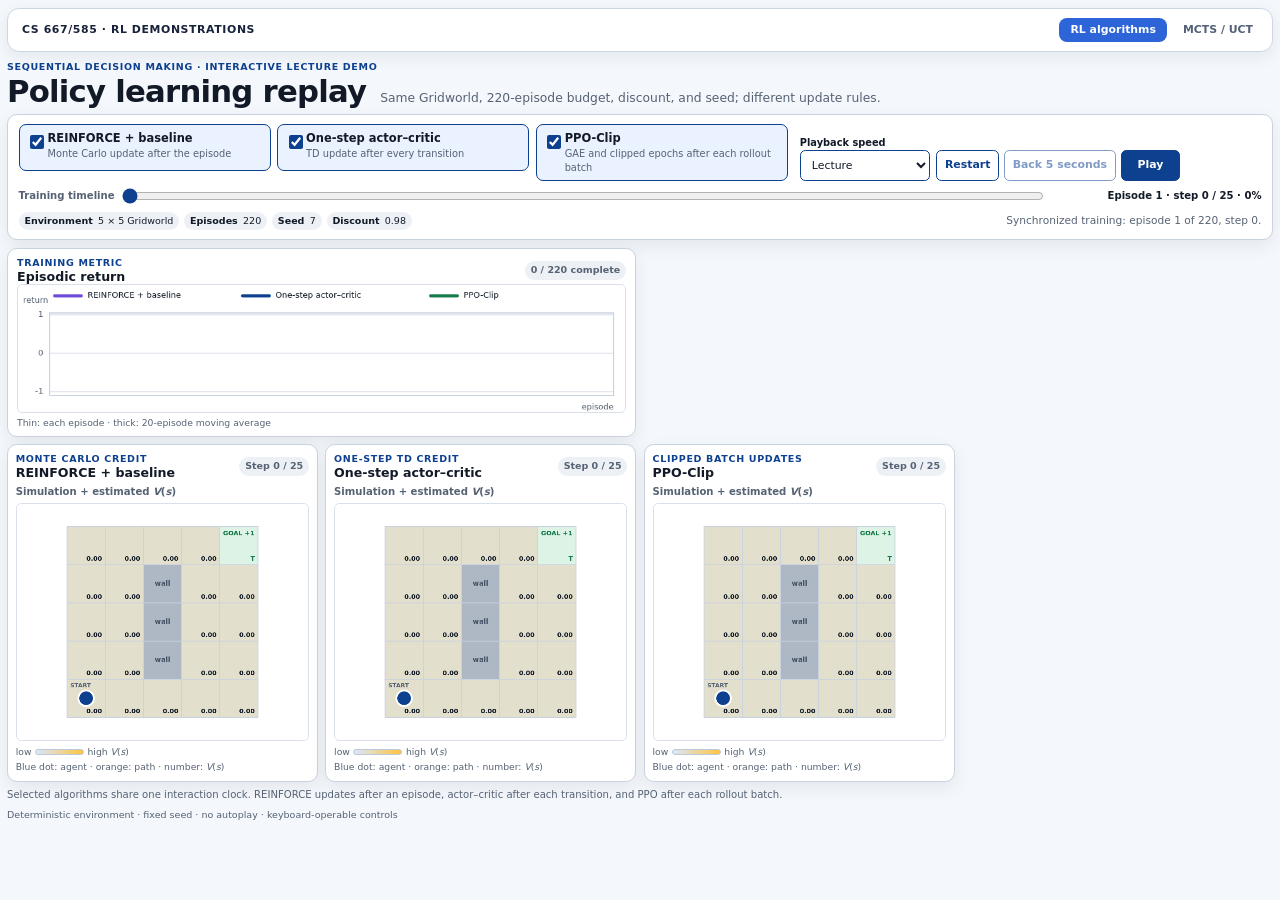
<file: index.html>
<!doctype html>
<html lang="en">
<head>
  <meta charset="utf-8">
  <meta name="viewport" content="width=device-width, initial-scale=1">
  <meta name="description" content="Interactive comparison of REINFORCE, one-step actor-critic, and PPO-Clip in the same Gridworld.">
  <title>Policy learning in the same environment</title>
  <link rel="stylesheet" href="site-nav.css">
  <link rel="stylesheet" href="dashboard.css">
  <script src="app.js" defer></script>
</head>
<body>
  <nav class="site-nav" aria-label="Interactive demonstrations">
    <a class="site-nav__brand" href="./">CS 667/585 · RL demonstrations</a>
    <div class="site-nav__links">
      <a href="./" aria-current="page">RL algorithms</a>
      <a href="mcts/">MCTS / UCT</a>
    </div>
  </nav>
  <header class="page-header">
    <p class="eyebrow">Sequential Decision Making · Interactive lecture demo</p>
    <h1>Policy learning replay</h1>
    <p class="lede">
      Same Gridworld, 220-episode budget, discount, and seed; different update rules.
    </p>
  </header>

  <main>
    <section class="control-panel" aria-labelledby="controls-title">
      <div class="control-heading">
        <div>
          <p class="section-label">Experiment controls</p>
          <h2 id="controls-title">Choose what to replay</h2>
        </div>
        <p id="load-status" class="load-status" role="status" aria-live="polite">
          Loading reproducible training traces…
        </p>
      </div>

      <fieldset class="algorithm-picker" id="algorithm-picker">
        <legend>Select one or more algorithms</legend>
        <label class="algorithm-option">
          <input type="checkbox" name="algorithm" value="reinforce" checked>
          <span>
            <strong>REINFORCE + baseline</strong>
            <small>Monte Carlo update after the episode</small>
          </span>
        </label>
        <label class="algorithm-option">
          <input type="checkbox" name="algorithm" value="actor_critic" checked>
          <span>
            <strong>One-step actor–critic</strong>
            <small>TD update after every transition</small>
          </span>
        </label>
        <label class="algorithm-option">
          <input type="checkbox" name="algorithm" value="ppo" checked>
          <span>
            <strong>PPO-Clip</strong>
            <small>GAE and clipped epochs after each rollout batch</small>
          </span>
        </label>
      </fieldset>

      <div class="playback-controls">
        <label>
          <span>Playback speed</span>
          <select id="speed-select">
            <option value="140">Inspect</option>
            <option value="35" selected>Lecture</option>
            <option value="12">Fast</option>
          </select>
        </label>
        <div class="button-row" aria-label="Playback controls">
          <button id="restart-button" type="button" disabled>Restart</button>
          <button id="rewind-button" type="button" disabled>Back 5 seconds</button>
          <button id="play-button" class="primary" type="button" disabled aria-pressed="false">Play</button>
        </div>
      </div>

      <label class="timeline-control" for="timeline-range">
        <span>Training timeline</span>
        <input id="timeline-range" type="range" min="0" max="1" value="0" disabled>
        <output id="timeline-output">Episode —</output>
      </label>

      <div class="experiment-meta" aria-label="Shared experiment settings">
        <span><strong>Environment</strong> 5 × 5 Gridworld</span>
        <span><strong>Episodes</strong> <output id="episodes-output">—</output></span>
        <span><strong>Seed</strong> <output id="seed-output">—</output></span>
        <span><strong>Discount</strong> <output id="gamma-output">—</output></span>
      </div>
      <p id="playback-status" class="playback-status" role="status" aria-live="polite"></p>
    </section>

    <section id="learning-stage" class="learning-stage" aria-label="Synchronized learning dashboard">
      <div class="metric-row" aria-label="Training metrics">
      <section class="performance-card metric-card" aria-labelledby="performance-title">
        <div class="figure-heading">
          <div>
            <p class="section-label">Training metric</p>
            <h2 id="performance-title">Episodic return</h2>
          </div>
          <span id="episode-badge" class="badge">Episode —</span>
        </div>
        <canvas id="performance-canvas" width="960" height="200" role="img">
          Episodic return and its moving average during training.
        </canvas>
        <p class="performance-caption">
          Thin: each episode · thick: 20-episode moving average
        </p>
      </section>
      </div>

      <div class="simulation-row" aria-label="Algorithm simulations">
      <article id="reinforce-view" class="algorithm-view">
        <div class="algorithm-view-heading">
          <div>
            <p class="section-label">Monte Carlo credit</p>
            <h2>REINFORCE + baseline</h2>
          </div>
          <span id="reinforce-step-badge" class="badge">Step —</span>
        </div>
        <figure class="algorithm-panel">
            <h3>Simulation + estimated <i>V</i>(<i>s</i>)</h3>
            <canvas id="reinforce-environment-canvas" width="640" height="520" role="img">
              A Gridworld showing the REINFORCE trajectory over its estimated state values.
            </canvas>
            <figcaption>
              <span class="value-key"><span>low</span><span class="value-gradient"></span><span>high <i>V</i>(<i>s</i>)</span></span>
              <span>Blue dot: agent · orange: path · number: <i>V</i>(<i>s</i>)</span>
            </figcaption>
        </figure>
      </article>

      <article id="actor-critic-view" class="algorithm-view">
        <div class="algorithm-view-heading">
          <div>
            <p class="section-label">One-step TD credit</p>
            <h2>One-step actor–critic</h2>
          </div>
          <span id="actor-critic-step-badge" class="badge">Step —</span>
        </div>
        <figure class="algorithm-panel">
            <h3>Simulation + estimated <i>V</i>(<i>s</i>)</h3>
            <canvas id="actor-critic-environment-canvas" width="640" height="520" role="img">
              A Gridworld showing the actor-critic trajectory over its estimated state values.
            </canvas>
            <figcaption>
              <span class="value-key"><span>low</span><span class="value-gradient"></span><span>high <i>V</i>(<i>s</i>)</span></span>
              <span>Blue dot: agent · orange: path · number: <i>V</i>(<i>s</i>)</span>
            </figcaption>
        </figure>
      </article>

      <article id="ppo-view" class="algorithm-view">
        <div class="algorithm-view-heading">
          <div>
            <p class="section-label">Clipped batch updates</p>
            <h2>PPO-Clip</h2>
          </div>
          <span id="ppo-step-badge" class="badge">Step —</span>
        </div>
        <figure class="algorithm-panel">
            <h3>Simulation + estimated <i>V</i>(<i>s</i>)</h3>
            <canvas id="ppo-environment-canvas" width="640" height="520" role="img">
              A Gridworld showing the PPO trajectory over its estimated state values.
            </canvas>
            <figcaption>
              <span class="value-key"><span>low</span><span class="value-gradient"></span><span>high <i>V</i>(<i>s</i>)</span></span>
              <span>Blue dot: agent · orange: path · number: <i>V</i>(<i>s</i>)</span>
            </figcaption>
        </figure>
      </article>
      </div>

      <p id="teaching-note" class="teaching-note">
        The algorithms share an interaction budget but update at different boundaries.
      </p>
    </section>

    <noscript>
      <p class="error-message">
        This interactive visualization requires JavaScript. The poster images
        in this folder provide static alternatives.
      </p>
    </noscript>
  </main>

  <footer>
    <p>Deterministic environment · fixed seed · no autoplay · keyboard-operable controls</p>
  </footer>
</body>
</html>
</file>
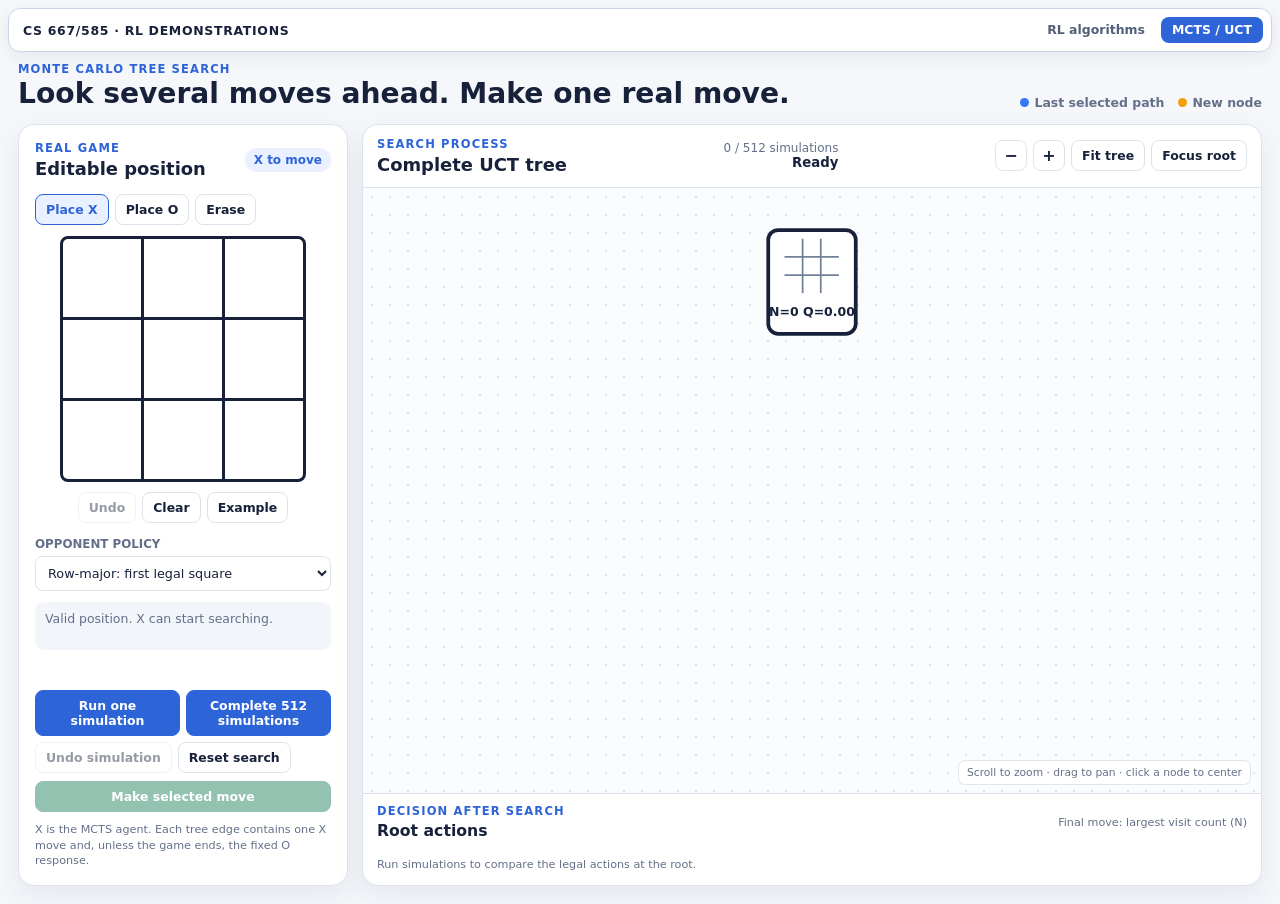
<file: mcts/index.html>
<!doctype html>
<html lang="en">
  <head>
    <meta charset="utf-8" />
    <meta name="viewport" content="width=device-width, initial-scale=1" />
    <title>MCTS: Look Ahead, Make One Move</title>
    <link rel="stylesheet" href="../site-nav.css" />
    <link rel="stylesheet" href="styles.css" />
  </head>
  <body class="has-site-nav">
    <nav class="site-nav" aria-label="Interactive demonstrations">
      <a class="site-nav__brand" href="../">CS 667/585 · RL demonstrations</a>
      <div class="site-nav__links">
        <a href="../">RL algorithms</a>
        <a href="./" aria-current="page">MCTS / UCT</a>
      </div>
    </nav>
    <main class="app-shell">
      <header class="topbar">
        <div>
          <p class="eyebrow">Monte Carlo Tree Search</p>
          <h1>Look several moves ahead. Make one real move.</h1>
        </div>
        <div class="phase-legend" aria-label="Search phase colors">
          <span><i class="legend-dot select"></i>Last selected path</span>
          <span><i class="legend-dot expand"></i>New node</span>
        </div>
      </header>

      <section class="workspace">
        <aside class="game-panel panel">
          <div class="panel-heading">
            <div>
              <p class="section-kicker">Real game</p>
              <h2>Editable position</h2>
            </div>
            <span id="turnBadge" class="turn-badge">X to move</span>
          </div>

          <div class="edit-tools" role="group" aria-label="Board editing tool">
            <button class="tool-button active" data-tool="X" type="button">Place X</button>
            <button class="tool-button" data-tool="O" type="button">Place O</button>
            <button class="tool-button" data-tool="" type="button">Erase</button>
          </div>

          <div id="mainBoard" class="main-board" role="grid" aria-label="Editable tic-tac-toe board"></div>

          <div class="board-actions">
            <button id="undoButton" class="secondary-button" type="button">Undo</button>
            <button id="clearButton" class="secondary-button" type="button">Clear</button>
            <button id="exampleButton" class="secondary-button" type="button">Example</button>
          </div>

          <label class="field-label" for="opponentSelect">Opponent policy</label>
          <select id="opponentSelect">
            <option value="row-major">Row-major: first legal square</option>
            <option value="tactical">Tactical: win, block, then center</option>
          </select>

          <div id="statusBox" class="status-box" aria-live="polite"></div>

          <div class="search-controls">
            <button id="stepButton" class="primary-button" type="button">Run one simulation</button>
            <button id="runButton" class="primary-button" type="button">Complete 512 simulations</button>
            <button id="undoSimulationButton" class="secondary-button" type="button">Undo simulation</button>
            <button id="resetSearchButton" class="secondary-button" type="button">Reset search</button>
          </div>

          <button id="makeMoveButton" class="move-button" type="button" disabled>
            Make selected move
          </button>

          <p class="small-note">
            X is the MCTS agent. Each tree edge contains one X move and, unless the game ends,
            the fixed O response.
          </p>
        </aside>

        <section class="search-panel panel">
          <div class="search-heading">
            <div>
              <p class="section-kicker">Search process</p>
              <h2>Complete UCT tree</h2>
            </div>
            <div class="search-readout">
              <span id="simulationCount">0 / 512 simulations</span>
              <strong id="phaseReadout">Ready</strong>
            </div>
            <div class="view-controls" role="group" aria-label="Tree view controls">
              <button id="zoomOutButton" class="icon-button" type="button" aria-label="Zoom out">−</button>
              <button id="zoomInButton" class="icon-button" type="button" aria-label="Zoom in">+</button>
              <button id="fitButton" class="secondary-button" type="button">Fit tree</button>
              <button id="rootButton" class="secondary-button" type="button">Focus root</button>
            </div>
          </div>

          <div id="treeViewport" class="tree-viewport">
            <svg id="treeSvg" aria-label="Interactive Monte Carlo search tree">
              <g id="treeTransform">
                <g id="edgeLayer"></g>
                <g id="nodeLayer"></g>
              </g>
            </svg>
            <div class="tree-help">Scroll to zoom · drag to pan · click a node to center</div>
          </div>

          <section class="root-summary" aria-labelledby="rootSummaryTitle">
            <div class="summary-heading">
              <div>
                <p class="section-kicker">Decision after search</p>
                <h3 id="rootSummaryTitle">Root actions</h3>
              </div>
              <p>Final move: largest visit count (N)</p>
            </div>
            <div id="rootBars" class="root-bars"></div>
          </section>
        </section>
      </section>
    </main>

    <script src="app.js"></script>
  </body>
</html>
</file>
<file: site-nav.css>
.site-nav {
  display: flex;
  align-items: center;
  justify-content: space-between;
  gap: 1rem;
  width: min(1560px, calc(100% - 1rem));
  min-height: 44px;
  margin: 8px auto 0;
  padding: 6px 8px 6px 14px;
  border: 1px solid #cdd6e4;
  border-radius: 12px;
  background: #fff;
  box-shadow: 0 5px 16px rgb(23 33 58 / 7%);
  color: #17213a;
  font-family:
    Inter, Aptos, ui-sans-serif, system-ui, -apple-system, BlinkMacSystemFont,
    "Segoe UI", sans-serif;
}

.site-nav__brand {
  color: #17213a;
  font-size: 0.78rem;
  font-weight: 850;
  letter-spacing: 0.055em;
  text-decoration: none;
  text-transform: uppercase;
}

.site-nav__links {
  display: flex;
  align-items: center;
  gap: 5px;
}

.site-nav__links a {
  border-radius: 8px;
  padding: 7px 11px;
  color: #536078;
  font-size: 0.78rem;
  font-weight: 760;
  line-height: 1;
  text-decoration: none;
}

.site-nav__links a:hover {
  background: #eef3fb;
  color: #1c4f9f;
}

.site-nav__links a[aria-current="page"] {
  background: #2d64d8;
  color: #fff;
}

.site-nav__links a:focus-visible,
.site-nav__brand:focus-visible {
  outline: 3px solid #f28c28;
  outline-offset: 2px;
}

@media (max-width: 600px) {
  .site-nav {
    align-items: flex-start;
    flex-direction: column;
    padding: 9px;
  }

  .site-nav__links {
    width: 100%;
  }

  .site-nav__links a {
    flex: 1;
    text-align: center;
  }
}
</file>
<file: dashboard.css>
:root {
  color-scheme: light;
  --ink: #121a27;
  --muted: #566274;
  --blue: #0d408f;
  --blue-dark: #082d68;
  --blue-soft: #eaf1ff;
  --orange: #b84d00;
  --red: #b52831;
  --border: #c9d2df;
  --surface: #ffffff;
  --background: #f4f7fb;
  --shadow: 0 6px 18px rgb(18 26 39 / 7%);
  color: var(--ink);
  background: var(--background);
  font-family: Aptos, Inter, ui-sans-serif, system-ui, -apple-system,
    BlinkMacSystemFont, "Segoe UI", sans-serif;
  font-size: 14px;
}

* { box-sizing: border-box; }

body {
  min-width: 320px;
  margin: 0;
  line-height: 1.35;
}

.page-header,
main,
footer {
  width: min(1560px, calc(100% - 1rem));
  margin-inline: auto;
}

.page-header {
  display: flex;
  flex-wrap: wrap;
  align-items: baseline;
  gap: .15rem 1rem;
  padding: .65rem 0 .5rem;
}

.eyebrow,
.section-label {
  margin: 0;
  color: var(--blue);
  font-size: .68rem;
  font-weight: 800;
  letter-spacing: .07em;
  text-transform: uppercase;
}

.page-header .eyebrow { flex-basis: 100%; }
h1, h2, h3, p { margin-top: 0; }

h1 {
  margin-bottom: 0;
  font-size: clamp(1.55rem, 2.4vw, 2.25rem);
  line-height: 1;
  letter-spacing: -.025em;
}

.lede {
  margin-bottom: 0;
  color: var(--muted);
  font-size: .88rem;
}

.control-panel,
.algorithm-view,
.performance-card {
  border: 1px solid var(--border);
  border-radius: .7rem;
  background: var(--surface);
  box-shadow: var(--shadow);
}

.control-panel {
  display: grid;
  grid-template-columns: minmax(30rem, 1.25fr) minmax(27rem, .75fr);
  gap: .55rem .85rem;
  padding: .65rem .75rem;
}

.control-heading {
  position: absolute;
  width: 1px;
  height: 1px;
  overflow: hidden;
  clip: rect(0 0 0 0);
  clip-path: inset(50%);
  white-space: nowrap;
}

.control-heading h2 {
  margin: .05rem 0 0;
  font-size: 1rem;
}

.load-status,
.playback-status {
  margin: 0;
  color: var(--muted);
  font-size: .76rem;
}

.algorithm-picker {
  display: grid;
  grid-template-columns: repeat(3, minmax(0, 1fr));
  gap: .45rem;
  margin: 0;
  padding: 0;
  border: 0;
}

.algorithm-picker legend {
  position: absolute;
  width: 1px;
  height: 1px;
  overflow: hidden;
  clip: rect(0 0 0 0);
  clip-path: inset(50%);
  white-space: nowrap;
}

.algorithm-option {
  position: relative;
  display: block;
  cursor: pointer;
}

.algorithm-option input {
  position: absolute;
  inset: .55rem auto auto .55rem;
  width: 1rem;
  height: 1rem;
  accent-color: var(--blue);
}

.algorithm-option span {
  display: block;
  min-height: 3.35rem;
  padding: .45rem .55rem .4rem 2rem;
  border: 1.5px solid var(--border);
  border-radius: .5rem;
  background: #fff;
}

.algorithm-option strong,
.algorithm-option small { display: block; }
.algorithm-option strong { font-size: .82rem; }

.algorithm-option small {
  margin-top: .06rem;
  color: var(--muted);
  font-size: .7rem;
}

.algorithm-option input:checked + span {
  border-color: var(--blue);
  background: var(--blue-soft);
}

.algorithm-option input:focus-visible + span,
button:focus-visible,
select:focus-visible,
.timeline-control input[type="range"]:focus-visible {
  outline: 3px solid #f28c28;
  outline-offset: 2px;
}

.playback-controls {
  display: grid;
  grid-template-columns: minmax(7.2rem, .4fr) 1fr;
  align-items: end;
  gap: .45rem;
}

.playback-controls label > span {
  display: block;
  margin-bottom: .12rem;
  font-size: .7rem;
  font-weight: 750;
}

select,
button {
  min-height: 2.15rem;
  border: 1.5px solid var(--blue);
  border-radius: .38rem;
  font: inherit;
  font-size: .78rem;
}

select {
  width: 100%;
  padding: .3rem 1.8rem .3rem .5rem;
  color: var(--ink);
  background: #fff;
}

.button-row {
  display: flex;
  gap: .35rem;
}

button {
  padding: .32rem .55rem;
  color: var(--blue);
  background: #fff;
  font-weight: 750;
  cursor: pointer;
}

button.primary {
  min-width: 4.25rem;
  color: #fff;
  background: var(--blue);
}

button:hover:not(:disabled) { background: var(--blue-soft); }
button.primary:hover:not(:disabled) { background: var(--blue-dark); }

button:disabled,
select:disabled {
  cursor: not-allowed;
  opacity: .52;
}

.timeline-control {
  grid-column: 1 / -1;
  display: grid;
  grid-template-columns: auto minmax(10rem, 1fr) auto;
  align-items: center;
  gap: .55rem;
  color: var(--muted);
  font-size: .72rem;
  font-weight: 750;
}

.timeline-control input[type="range"] {
  width: 100%;
  margin: 0;
  accent-color: var(--blue);
  cursor: pointer;
}

.timeline-control output {
  min-width: 15rem;
  color: var(--ink);
  text-align: right;
}

.experiment-meta {
  display: flex;
  flex-wrap: wrap;
  gap: .25rem .35rem;
}

.experiment-meta span,
.badge {
  padding: .2rem .42rem;
  border-radius: 999px;
  background: #edf1f6;
  font-size: .68rem;
}

.experiment-meta strong { margin-right: .16rem; }
.playback-status { align-self: center; text-align: right; }
.learning-stage { margin-top: .55rem; }

.metric-row,
.simulation-row {
  display: grid;
  grid-template-columns: repeat(4, minmax(0, 1fr));
  gap: .55rem;
}

.metric-card {
  grid-column: span 2;
  min-width: 0;
  padding: .55rem .65rem .45rem;
}

.simulation-row { margin-top: .55rem; }

.algorithm-view {
  min-width: 0;
  padding: .55rem;
}

.algorithm-view-heading,
.figure-heading {
  display: flex;
  align-items: center;
  justify-content: space-between;
  gap: .5rem;
}

.algorithm-view-heading { margin-bottom: .35rem; }
.algorithm-view-heading h2,
.figure-heading h2 {
  margin: .05rem 0 0;
  font-size: .9rem;
  line-height: 1.1;
}

.algorithm-panel {
  min-width: 0;
  margin: 0;
}

.algorithm-panel h3 {
  margin-bottom: .28rem;
  color: var(--muted);
  font-size: .72rem;
  font-weight: 650;
}

.badge {
  flex: 0 0 auto;
  color: var(--muted);
  font-weight: 750;
}

canvas {
  display: block;
  width: 100%;
  height: auto;
  border: 1px solid #d9e0e9;
  border-radius: .38rem;
  background: #fff;
}

.algorithm-panel figcaption,
.performance-caption {
  margin: .3rem 0 0;
  color: var(--muted);
  font-size: .66rem;
}

.algorithm-panel figcaption {
  display: flex;
  flex-wrap: wrap;
  align-items: center;
  justify-content: space-between;
  gap: .2rem .4rem;
}

.value-key {
  display: inline-flex;
  align-items: center;
  gap: .25rem;
  white-space: nowrap;
}

.value-gradient {
  display: inline-block;
  width: 3.5rem;
  height: .45rem;
  border: 1px solid #bdc8d6;
  border-radius: 999px;
  background: linear-gradient(90deg, rgb(217 232 252), rgb(255 196 64));
}

.teaching-note {
  margin: .4rem 0 0;
  color: var(--muted);
  font-size: .72rem;
}

.error-message {
  padding: .7rem;
  border: 2px solid var(--red);
  border-radius: .5rem;
  color: #721c24;
  background: #fdeced;
}

footer {
  padding: .55rem 0 .8rem;
  color: var(--muted);
  font-size: .68rem;
}

footer p { margin-bottom: 0; }

@media (max-width: 1100px) {
  .control-panel { grid-template-columns: 1fr; }
  .timeline-control { grid-column: 1; }
  .playback-status { text-align: left; }
  .metric-row,
  .simulation-row { grid-template-columns: repeat(2, minmax(0, 1fr)); }
  .metric-card { grid-column: span 1; }
}

@media (max-width: 620px) {
  :root { font-size: 15px; }
  .page-header, main, footer { width: min(100% - .6rem, 1560px); }
  .page-header { display: block; }
  .lede { margin-top: .25rem; }
  .algorithm-picker,
  .playback-controls,
  .metric-row,
  .simulation-row { grid-template-columns: 1fr; }
  .button-row { flex-wrap: wrap; }
  .button-row button { flex: 1 1 7rem; }
  .timeline-control {
    grid-template-columns: 1fr;
    gap: .15rem;
  }
  .timeline-control output { min-width: 0; text-align: left; }
}

@media (prefers-reduced-motion: reduce) {
  *, *::before, *::after {
    scroll-behavior: auto !important;
    transition-duration: .01ms !important;
  }
}
</file>
<file: mcts/styles.css>
:root {
  color-scheme: light;
  --ink: #17213a;
  --muted: #647089;
  --line: #dce2ec;
  --panel: #ffffff;
  --page: #f5f7fb;
  --blue: #2d64d8;
  --blue-soft: #e9f0ff;
  --select: #3478f6;
  --expand: #f59e0b;
  --evaluate: #8b5cf6;
  --backup: #16a36a;
  --danger: #c53d4d;
  --shadow: 0 10px 28px rgba(35, 48, 75, 0.08);
}

* {
  box-sizing: border-box;
}

html,
body {
  margin: 0;
  min-height: 100%;
  background: var(--page);
  color: var(--ink);
  font-family:
    Inter, ui-sans-serif, system-ui, -apple-system, BlinkMacSystemFont, "Segoe UI", sans-serif;
}

button,
select {
  font: inherit;
}

button {
  cursor: pointer;
}

button:disabled {
  cursor: not-allowed;
  opacity: 0.45;
}

.app-shell {
  width: 100%;
  min-height: 100vh;
  padding: 18px;
}

.has-site-nav .app-shell {
  min-height: calc(100vh - 52px);
  padding-top: 10px;
}

.has-site-nav .workspace {
  height: calc(100vh - 138px);
  min-height: 610px;
}

.topbar {
  display: flex;
  align-items: flex-end;
  justify-content: space-between;
  gap: 24px;
  max-width: 1800px;
  margin: 0 auto 14px;
}

.eyebrow,
.section-kicker {
  margin: 0 0 3px;
  color: var(--blue);
  font-size: 0.72rem;
  font-weight: 800;
  letter-spacing: 0.1em;
  text-transform: uppercase;
}

h1,
h2,
h3,
p {
  margin-top: 0;
}

h1 {
  margin-bottom: 0;
  font-size: clamp(1.25rem, 2.2vw, 2rem);
  line-height: 1.1;
}

h2 {
  margin-bottom: 0;
  font-size: 1.12rem;
}

h3 {
  margin-bottom: 0;
  font-size: 0.98rem;
}

.phase-legend {
  display: flex;
  flex-wrap: wrap;
  justify-content: flex-end;
  gap: 8px 14px;
  color: var(--muted);
  font-size: 0.78rem;
  font-weight: 650;
}

.phase-legend span {
  display: inline-flex;
  align-items: center;
  gap: 5px;
}

.legend-dot {
  width: 9px;
  height: 9px;
  border-radius: 50%;
  background: currentColor;
}

.legend-dot.select {
  color: var(--select);
}

.legend-dot.expand {
  color: var(--expand);
}

.legend-dot.evaluate {
  color: var(--evaluate);
}

.legend-dot.backup {
  color: var(--backup);
}

.workspace {
  display: grid;
  grid-template-columns: minmax(270px, 330px) minmax(0, 1fr);
  gap: 14px;
  width: 100%;
  max-width: 1800px;
  height: calc(100vh - 86px);
  min-height: 650px;
  margin: 0 auto;
}

.panel {
  min-width: 0;
  overflow: hidden;
  border: 1px solid var(--line);
  border-radius: 16px;
  background: var(--panel);
  box-shadow: var(--shadow);
}

.game-panel {
  display: flex;
  flex-direction: column;
  padding: 16px;
  overflow-y: auto;
}

.panel-heading,
.search-heading,
.summary-heading {
  display: flex;
  align-items: center;
  justify-content: space-between;
  gap: 12px;
}

.turn-badge {
  padding: 5px 9px;
  border-radius: 999px;
  background: var(--blue-soft);
  color: var(--blue);
  font-size: 0.75rem;
  font-weight: 800;
}

.edit-tools,
.board-actions,
.search-controls,
.view-controls {
  display: flex;
  flex-wrap: wrap;
  gap: 6px;
}

.edit-tools {
  margin: 15px 0 11px;
}

.tool-button,
.secondary-button,
.icon-button,
.primary-button,
.move-button {
  border: 1px solid var(--line);
  border-radius: 8px;
  padding: 7px 10px;
  background: #fff;
  color: var(--ink);
  font-size: 0.78rem;
  font-weight: 750;
}

.tool-button.active {
  border-color: var(--blue);
  background: var(--blue-soft);
  color: var(--blue);
}

.primary-button {
  flex: 1 1 130px;
  border-color: var(--blue);
  background: var(--blue);
  color: #fff;
}

.move-button {
  width: 100%;
  margin-top: 8px;
  border-color: #117b52;
  background: #117b52;
  color: #fff;
}

.icon-button {
  min-width: 32px;
  padding: 6px 8px;
  font-size: 1rem;
  line-height: 1;
}

.main-board {
  display: grid;
  grid-template-columns: repeat(3, 1fr);
  grid-template-rows: repeat(3, 1fr);
  width: 246px;
  min-width: 246px;
  max-width: 246px;
  height: 246px;
  min-height: 246px;
  max-height: 246px;
  flex: 0 0 246px;
  margin: 0 auto;
  overflow: hidden;
  border: 3px solid var(--ink);
  border-radius: 8px;
  background: var(--ink);
  gap: 3px;
}

.board-cell {
  display: grid;
  place-items: center;
  min-width: 0;
  min-height: 0;
  padding: 0;
  border: 0;
  border-radius: 0;
  background: #fff;
  color: var(--ink);
  font-size: 3.6rem;
  font-weight: 620;
  line-height: 1;
}

.board-cell.x {
  color: #b85117;
}

.board-cell.o {
  color: #154fb3;
}

.board-cell.recommended {
  background: #dcf7e9;
  box-shadow: inset 0 0 0 4px var(--backup);
}

.board-actions {
  justify-content: center;
  margin: 10px 0 14px;
}

.field-label {
  margin-bottom: 5px;
  color: var(--muted);
  font-size: 0.74rem;
  font-weight: 800;
  text-transform: uppercase;
}

select {
  width: 100%;
  border: 1px solid var(--line);
  border-radius: 8px;
  padding: 8px;
  background: #fff;
  color: var(--ink);
  font-size: 0.8rem;
}

.status-box {
  min-height: 48px;
  margin: 11px 0;
  border-radius: 9px;
  padding: 9px 10px;
  background: #f2f5fa;
  color: var(--muted);
  font-size: 0.78rem;
  line-height: 1.35;
}

.status-box.error {
  background: #fff0f2;
  color: var(--danger);
}

.status-box.success {
  background: #eaf8f1;
  color: #11734e;
}

.search-controls {
  margin-top: auto;
}

.small-note {
  margin: 10px 0 0;
  color: var(--muted);
  font-size: 0.7rem;
  line-height: 1.4;
}

.search-panel {
  display: grid;
  grid-template-rows: auto minmax(350px, 1fr) auto;
}

.search-heading {
  padding: 12px 14px;
  border-bottom: 1px solid var(--line);
}

.search-readout {
  display: flex;
  flex-direction: column;
  align-items: flex-end;
  color: var(--muted);
  font-size: 0.75rem;
}

.search-readout strong {
  max-width: 480px;
  color: var(--ink);
  font-size: 0.83rem;
  line-height: 1.25;
  text-align: right;
}

.tree-viewport {
  position: relative;
  min-height: 0;
  overflow: hidden;
  background-color: #fbfcfe;
  background-image: radial-gradient(#dce2ec 0.8px, transparent 0.8px);
  background-size: 18px 18px;
  touch-action: none;
  user-select: none;
}

#treeSvg {
  display: block;
  width: 100%;
  height: 100%;
}

.tree-help {
  position: absolute;
  right: 10px;
  bottom: 8px;
  padding: 5px 8px;
  border: 1px solid rgba(220, 226, 236, 0.85);
  border-radius: 7px;
  background: rgba(255, 255, 255, 0.88);
  color: var(--muted);
  font-size: 0.67rem;
  pointer-events: none;
}

.tree-edge {
  fill: none;
  stroke: #bcc6d6;
  stroke-width: 2;
}

.tree-edge.selected {
  stroke: var(--select);
  stroke-width: 4;
}

.tree-edge.rollout {
  stroke: var(--evaluate);
  stroke-width: 3;
  stroke-dasharray: 7 5;
}

.tree-node {
  cursor: pointer;
}

.node-card {
  fill: #fff;
  stroke: #aeb9ca;
  stroke-width: 2;
  rx: 8;
}

.tree-node.root .node-card {
  stroke: var(--ink);
  stroke-width: 3;
}

.tree-node.path .node-card {
  stroke: var(--select);
  stroke-width: 4;
}

.tree-node.expanded .node-card {
  stroke: var(--expand);
  stroke-width: 4;
}

.mini-grid {
  stroke: #718096;
  stroke-width: 1.4;
}

.mini-mark {
  font-size: 15px;
  font-weight: 750;
  text-anchor: middle;
  dominant-baseline: central;
}

.mini-mark.x {
  fill: #b85117;
}

.mini-mark.o {
  fill: #154fb3;
}

.mini-cell.agent-move {
  fill: #dff7ea;
}

.mini-cell.opponent-move {
  fill: #fff1dc;
}

.node-stat {
  fill: var(--ink);
  font-size: 10px;
  font-weight: 700;
  text-anchor: middle;
}

.terminal-badge.win {
  fill: #d8f4e6;
}

.terminal-badge.loss {
  fill: #ffe2e6;
}

.terminal-badge.draw {
  fill: #e8ecf3;
}

.terminal-label {
  fill: var(--ink);
  font-size: 6.7px;
  font-weight: 850;
  letter-spacing: 0.03em;
  text-anchor: middle;
}

.far-zoom .mini-detail,
.far-zoom .node-stat {
  opacity: 0;
}

.far-zoom .node-card {
  fill: var(--blue-soft);
}

.root-summary {
  max-height: 190px;
  overflow: auto;
  border-top: 1px solid var(--line);
  padding: 10px 14px 12px;
}

.summary-heading {
  margin-bottom: 7px;
}

.summary-heading > p {
  margin: 0;
  color: var(--muted);
  font-size: 0.7rem;
}

.root-bars {
  display: grid;
  grid-template-columns: repeat(auto-fit, minmax(125px, 1fr));
  gap: 6px;
}

.action-bar {
  min-width: 0;
  border: 1px solid var(--line);
  border-radius: 8px;
  padding: 6px 8px;
  background: #fff;
}

.action-bar.best {
  border-color: var(--backup);
  background: #f0fbf5;
}

.bar-label {
  display: flex;
  justify-content: space-between;
  gap: 7px;
  margin-bottom: 4px;
  font-size: 0.68rem;
  font-weight: 750;
}

.bar-track {
  height: 5px;
  overflow: hidden;
  border-radius: 999px;
  background: #e8ecf3;
}

.bar-fill {
  height: 100%;
  border-radius: inherit;
  background: var(--blue);
}

.action-bar.best .bar-fill {
  background: var(--backup);
}

@media (max-width: 900px) {
  .app-shell {
    padding: 10px;
  }

  .topbar {
    align-items: flex-start;
    flex-direction: column;
  }

  .workspace {
    grid-template-columns: 1fr;
    height: auto;
  }

  .game-panel {
    overflow: visible;
  }

  .search-panel {
    min-height: 720px;
  }
}
</file>
